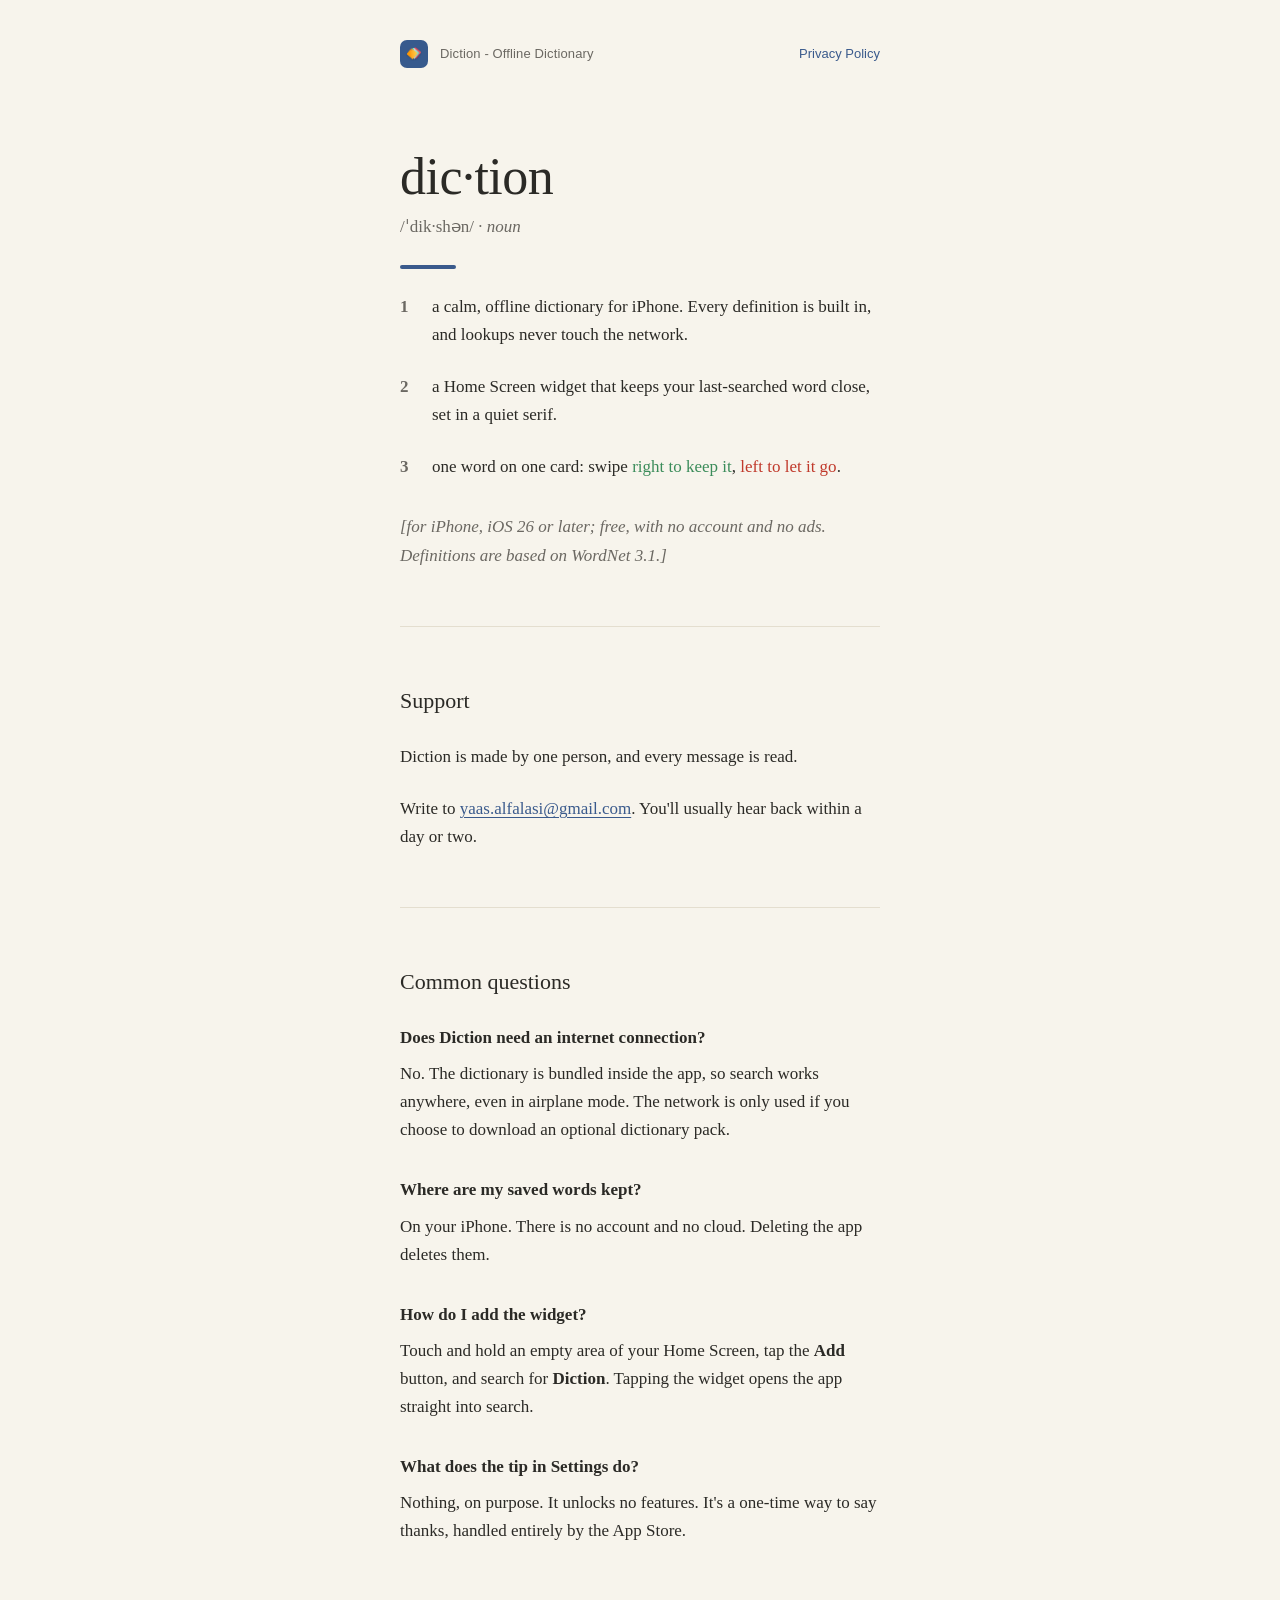
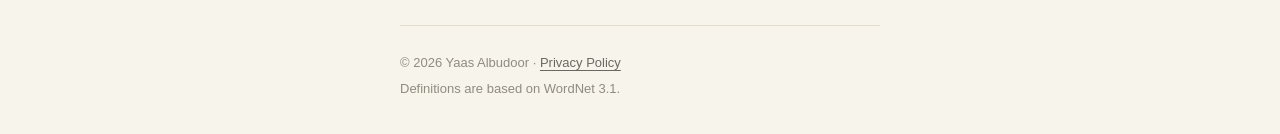
<file: index.html>
<!doctype html>
<html lang="en">
<head>
  <meta charset="utf-8">
  <meta name="viewport" content="width=device-width, initial-scale=1">
  <title>Diction - Support</title>
  <meta name="description" content="Support for Diction, a calm offline dictionary for iPhone with a Home Screen widget. Get help or read the privacy policy.">
  <link rel="icon" href="favicon.png" type="image/png">
  <link rel="apple-touch-icon" href="icon.png">
  <link rel="stylesheet" href="style.css">
</head>
<body>
  <div class="page">

    <header class="topbar">
      <img src="icon.png" alt="" width="28" height="28">
      <a class="wordmark" href="./">Diction - Offline Dictionary</a>
      <nav><a href="privacy/">Privacy&nbsp;Policy</a></nav>
    </header>

    <main>
      <h1 class="headword">dic·tion</h1>
      <p class="entry-meta"><span class="pron">/ˈdik·shən/</span> · <span class="pos">noun</span></p>

      <hr class="rule" aria-hidden="true">

      <ol class="senses">
        <li>a calm, offline dictionary for iPhone. Every definition is built
        in, and lookups never touch the network.</li>
        <li>a Home Screen widget that keeps your last-searched word close,
        set in a quiet serif.</li>
        <li>one word on one card: swipe <span class="keep">right to keep
        it</span>, <span class="let-go">left to let it go</span>.</li>
      </ol>

      <p class="etymology">[for iPhone, iOS 26 or later; free, with no
      account and no ads. Definitions are based on WordNet&nbsp;3.1.]</p>

      <hr class="hairline">

      <section aria-labelledby="support">
        <h2 id="support">Support</h2>
        <p>Diction is made by one person, and every message is read.</p>
        <p>Write to
        <a href="mailto:yaas.alfalasi@gmail.com">yaas.alfalasi@gmail.com</a>.
        You'll usually hear back within a day or two.</p>
      </section>

      <hr class="hairline">

      <section aria-labelledby="questions">
        <h2 id="questions">Common questions</h2>
        <dl class="qa">
          <dt>Does Diction need an internet connection?</dt>
          <dd>No. The dictionary is bundled inside the app, so search works
          anywhere, even in airplane mode. The network is only used if you
          choose to download an optional dictionary pack.</dd>

          <dt>Where are my saved words kept?</dt>
          <dd>On your iPhone. There is no account and no cloud. Deleting
          the app deletes them.</dd>

          <dt>How do I add the widget?</dt>
          <dd>Touch and hold an empty area of your Home Screen, tap the
          <strong>Add</strong> button, and search for
          <strong>Diction</strong>. Tapping the widget opens the app
          straight into search.</dd>

          <dt>What does the tip in Settings do?</dt>
          <dd>Nothing, on purpose. It unlocks no features. It's a one-time
          way to say thanks, handled entirely by the App&nbsp;Store.</dd>
        </dl>
      </section>
    </main>

    <footer>
      © 2026 Yaas Albudoor ·
      <a href="privacy/">Privacy Policy</a><br>
      Definitions are based on WordNet 3.1.
    </footer>

  </div>
</body>
</html>
</file>
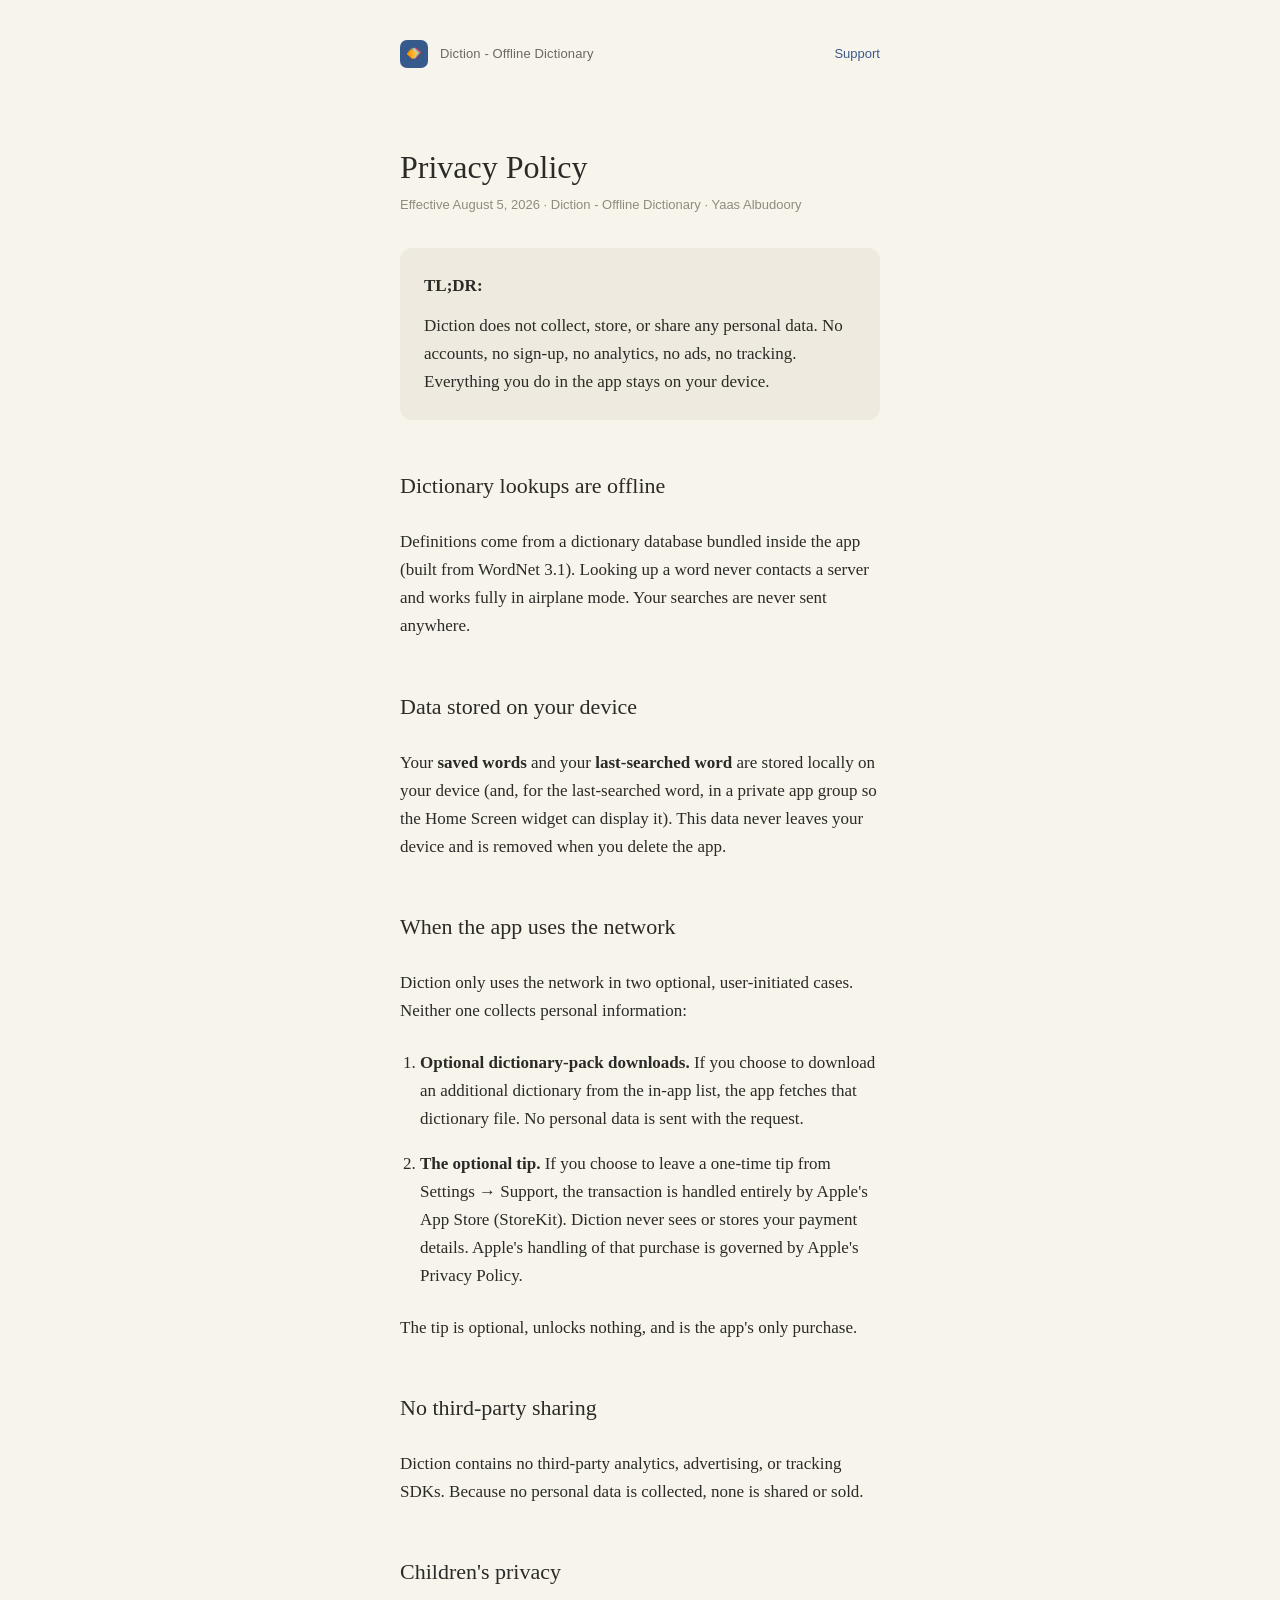
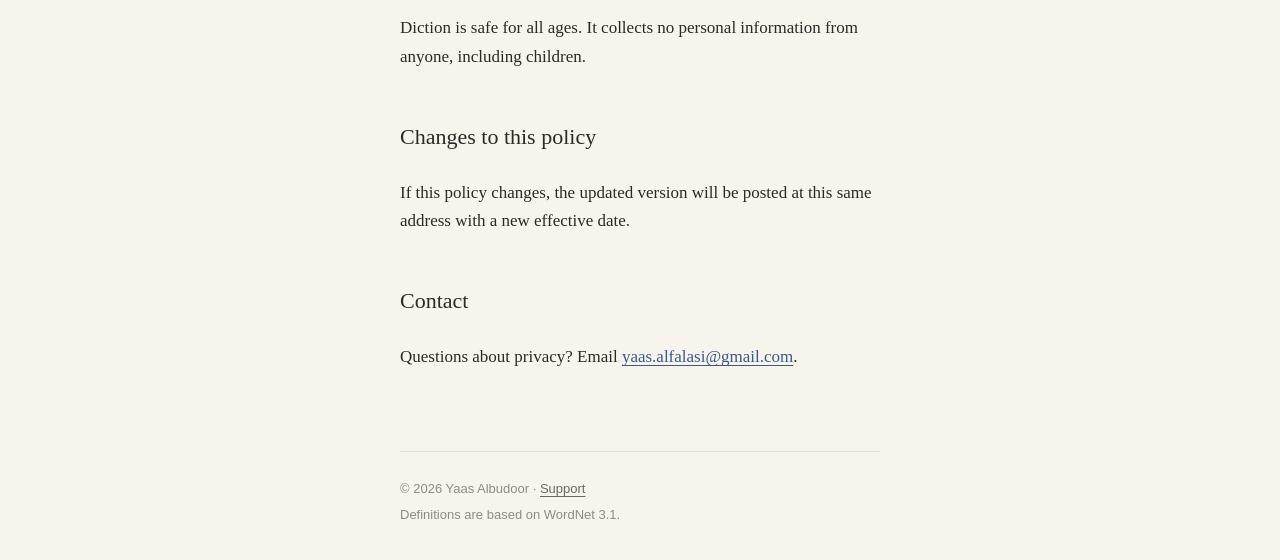
<file: privacy/index.html>
<!doctype html>
<html lang="en">
<head>
  <meta charset="utf-8">
  <meta name="viewport" content="width=device-width, initial-scale=1">
  <title>Diction - Privacy Policy</title>
  <meta name="description" content="Privacy policy for Diction, an offline dictionary for iPhone. Diction collects no personal data of any kind.">
  <link rel="icon" href="../favicon.png" type="image/png">
  <link rel="apple-touch-icon" href="../icon.png">
  <link rel="stylesheet" href="../style.css">
</head>
<body>
  <div class="page">

    <header class="topbar">
      <img src="../icon.png" alt="" width="28" height="28">
      <a class="wordmark" href="../">Diction - Offline Dictionary</a>
      <nav><a href="../">Support</a></nav>
    </header>

    <main class="policy">
      <h1>Privacy Policy</h1>
      <p class="effective">Effective August 5, 2026 · Diction - Offline Dictionary · Yaas Albudoory</p>

      <div class="inset">
        <p><strong>TL;DR:</strong></p>
        <p>Diction does not collect, store, or share any personal data.
        No accounts, no sign-up, no analytics, no ads, no tracking.
        Everything you do in the app stays on your device.</p>
      </div>

      <h2>Dictionary lookups are offline</h2>
      <p>Definitions come from a dictionary database bundled inside the app
      (built from WordNet 3.1). Looking up a word never contacts a server
      and works fully in airplane mode. Your searches are never sent
      anywhere.</p>

      <h2>Data stored on your device</h2>
      <p>Your <strong>saved words</strong> and your <strong>last-searched
      word</strong> are stored locally on your device (and, for the
      last-searched word, in a private app group so the Home Screen widget
      can display it). This data never leaves your device and is removed
      when you delete the app.</p>

      <h2>When the app uses the network</h2>
      <p>Diction only uses the network in two optional, user-initiated
      cases. Neither one collects personal information:</p>
      <ol>
        <li><strong>Optional dictionary-pack downloads.</strong> If you
        choose to download an additional dictionary from the in-app list,
        the app fetches that dictionary file. No personal data is sent with
        the request.</li>
        <li><strong>The optional tip.</strong> If you choose to leave a
        one-time tip from Settings&nbsp;→&nbsp;Support, the transaction is
        handled entirely by Apple's App&nbsp;Store (StoreKit). Diction never
        sees or stores your payment details. Apple's handling of that
        purchase is governed by Apple's Privacy Policy.</li>
      </ol>
      <p>The tip is optional, unlocks nothing, and is the app's only
      purchase.</p>

      <h2>No third-party sharing</h2>
      <p>Diction contains no third-party analytics, advertising, or tracking
      SDKs. Because no personal data is collected, none is shared or
      sold.</p>

      <h2>Children's privacy</h2>
      <p>Diction is safe for all ages. It collects no personal information
      from anyone, including children.</p>

      <h2>Changes to this policy</h2>
      <p>If this policy changes, the updated version will be posted at this
      same address with a new effective date.</p>

      <h2>Contact</h2>
      <p>Questions about privacy? Email
      <a href="mailto:yaas.alfalasi@gmail.com">yaas.alfalasi@gmail.com</a>.</p>
    </main>

    <footer>
      © 2026 Yaas Albudoor ·
      <a href="../">Support</a><br>
      Definitions are based on WordNet 3.1.
    </footer>

  </div>
</body>
</html>
</file>
<file: style.css>
/* Diction — support site.
   Tokens mirror the Diction Design System (Figma) via DesignTokens.swift.
   Content voice: ui-serif (New York on Apple devices). Chrome voice: system sans. */

:root {
  color-scheme: light dark;

  /* color/* */
  --canvas: #F7F4EC;
  --elevated: #FFFDF7;
  --inset: #EFEAE0;
  --text-primary: #2B2A26;
  --text-secondary: #6B6862;
  --text-tertiary: #8F8B80;
  --hairline: #E4DECF;
  --accent: #3A5A8C;
  --accent-pressed: #2E4870;
  --discard: #C0392B;
  --store: #3B8C5A;

  /* type */
  --serif: ui-serif, "New York", "Iowan Old Style", Georgia, "Times New Roman", serif;
  --sans: -apple-system, BlinkMacSystemFont, ui-sans-serif, "Segoe UI", Helvetica, Arial, sans-serif;

  /* space */
  --space-xs: 0.25rem;
  --space-s: 0.5rem;
  --space-m: 0.75rem;
  --space-l: 1rem;
  --space-xl: 1.5rem;
  --space-xxl: 2rem;

  /* radius */
  --radius-small: 12px;
}

@media (prefers-color-scheme: dark) {
  :root {
    --canvas: #14130F;
    --elevated: #201E18;
    --inset: #0E0D0A;
    --text-primary: #EFEAE0;
    --text-secondary: #A8A296;
    --text-tertiary: #6B6862;
    --hairline: #35322A;
    --accent: #9DB4D9;
    --accent-pressed: #7B97C4;
    --discard: #E0685A;
    --store: #7CC29A;
  }
}

* { margin: 0; padding: 0; box-sizing: border-box; }

html { -webkit-text-size-adjust: 100%; }

body {
  background: var(--canvas);
  color: var(--text-primary);
  font-family: var(--serif);
  font-size: 1.0625rem; /* Content/Body 17 */
  line-height: 1.65;
}

.page {
  max-width: 33rem;
  margin: 0 auto;
  padding: var(--space-xl) var(--space-xl) var(--space-xxl);
}

/* ---- chrome ---- */

.topbar {
  display: flex;
  align-items: center;
  gap: var(--space-m);
  padding-block: var(--space-l);
  margin-bottom: clamp(2rem, 8vw, 4rem);
  font-family: var(--sans);
  font-size: 0.8125rem; /* UI/Caption 13 */
}

.topbar img {
  width: 28px;
  height: 28px;
  border-radius: 7px;
  display: block;
}

.topbar .wordmark {
  color: var(--text-secondary);
  letter-spacing: 0.01em;
  text-decoration: none;
}

.topbar nav {
  margin-left: auto;
}

.topbar nav a {
  color: var(--accent);
  text-decoration: none;
}

.topbar nav a:hover { color: var(--accent-pressed); text-decoration: underline; }

/* ---- the entry ---- */

.headword {
  font-size: clamp(2.375rem, 9vw, 3.25rem);
  font-weight: 400;
  line-height: 1.1;
  letter-spacing: -0.01em;
}

.entry-meta {
  margin-top: var(--space-s);
  color: var(--text-secondary);
}

.entry-meta .pron { font-style: normal; }
.entry-meta .pos { font-style: italic; }

.rule {
  width: 56px;
  height: 4px;
  border: 0;
  border-radius: 999px;
  background: var(--accent);
  margin: var(--space-xl) 0;
}

.senses {
  list-style: none;
  counter-reset: sense;
}

.senses li {
  counter-increment: sense;
  padding-left: 2rem;
  position: relative;
  margin-bottom: var(--space-xl);
}

.senses li::before {
  content: counter(sense);
  position: absolute;
  left: 0;
  top: 0;
  font-weight: 600;
  color: var(--text-secondary);
  font-variant-numeric: lining-nums;
}

.keep { color: var(--store); }
.let-go { color: var(--discard); }

.etymology {
  color: var(--text-secondary);
  font-style: italic;
  margin-top: var(--space-xxl);
}

/* ---- sections ---- */

hr.hairline {
  border: 0;
  border-top: 1px solid var(--hairline);
  margin: clamp(2.5rem, 8vw, 3.5rem) 0;
}

h2 {
  font-size: 1.375rem; /* Content/Title 22 */
  font-weight: 500;
  margin-bottom: var(--space-xl);
}

p + p { margin-top: var(--space-xl); }

a {
  color: var(--accent);
  text-underline-offset: 3px;
}

a:hover { color: var(--accent-pressed); }

:focus-visible {
  outline: 2px solid var(--accent);
  outline-offset: 3px;
  border-radius: 2px;
}

/* ---- questions (usage notes) ---- */

.qa dt {
  font-weight: 600;
  margin-top: var(--space-xxl);
}

.qa dt:first-child { margin-top: 0; }

.qa dd { margin-top: var(--space-s); }

/* ---- inset panel (the app's recessed example block) ---- */

.inset {
  background: var(--inset);
  border-radius: var(--radius-small);
  padding: var(--space-xl);
  margin-block: var(--space-xxl);
}

.inset p + p { margin-top: var(--space-m); }

/* ---- policy pages ---- */

.policy h1 {
  font-size: 2rem;
  font-weight: 500;
  line-height: 1.2;
}

.policy .effective {
  font-family: var(--sans);
  font-size: 0.8125rem;
  color: var(--text-tertiary);
  margin-top: var(--space-s);
}

.policy h2 { margin-top: 3rem; }

.policy ul, .policy ol { padding-left: 1.25rem; margin-top: var(--space-xl); }
.policy li { margin-top: var(--space-l); }
.policy ol + p, .policy ul + p { margin-top: var(--space-xl); }

/* ---- footer ---- */

footer {
  margin-top: clamp(3rem, 10vw, 5rem);
  padding-top: var(--space-xl);
  border-top: 1px solid var(--hairline);
  font-family: var(--sans);
  font-size: 0.8125rem;
  color: var(--text-tertiary);
  line-height: 2;
}

footer a { color: var(--text-secondary); }
footer a:hover { color: var(--accent); }

@media print {
  .topbar nav, footer { display: none; }
}
</file>
